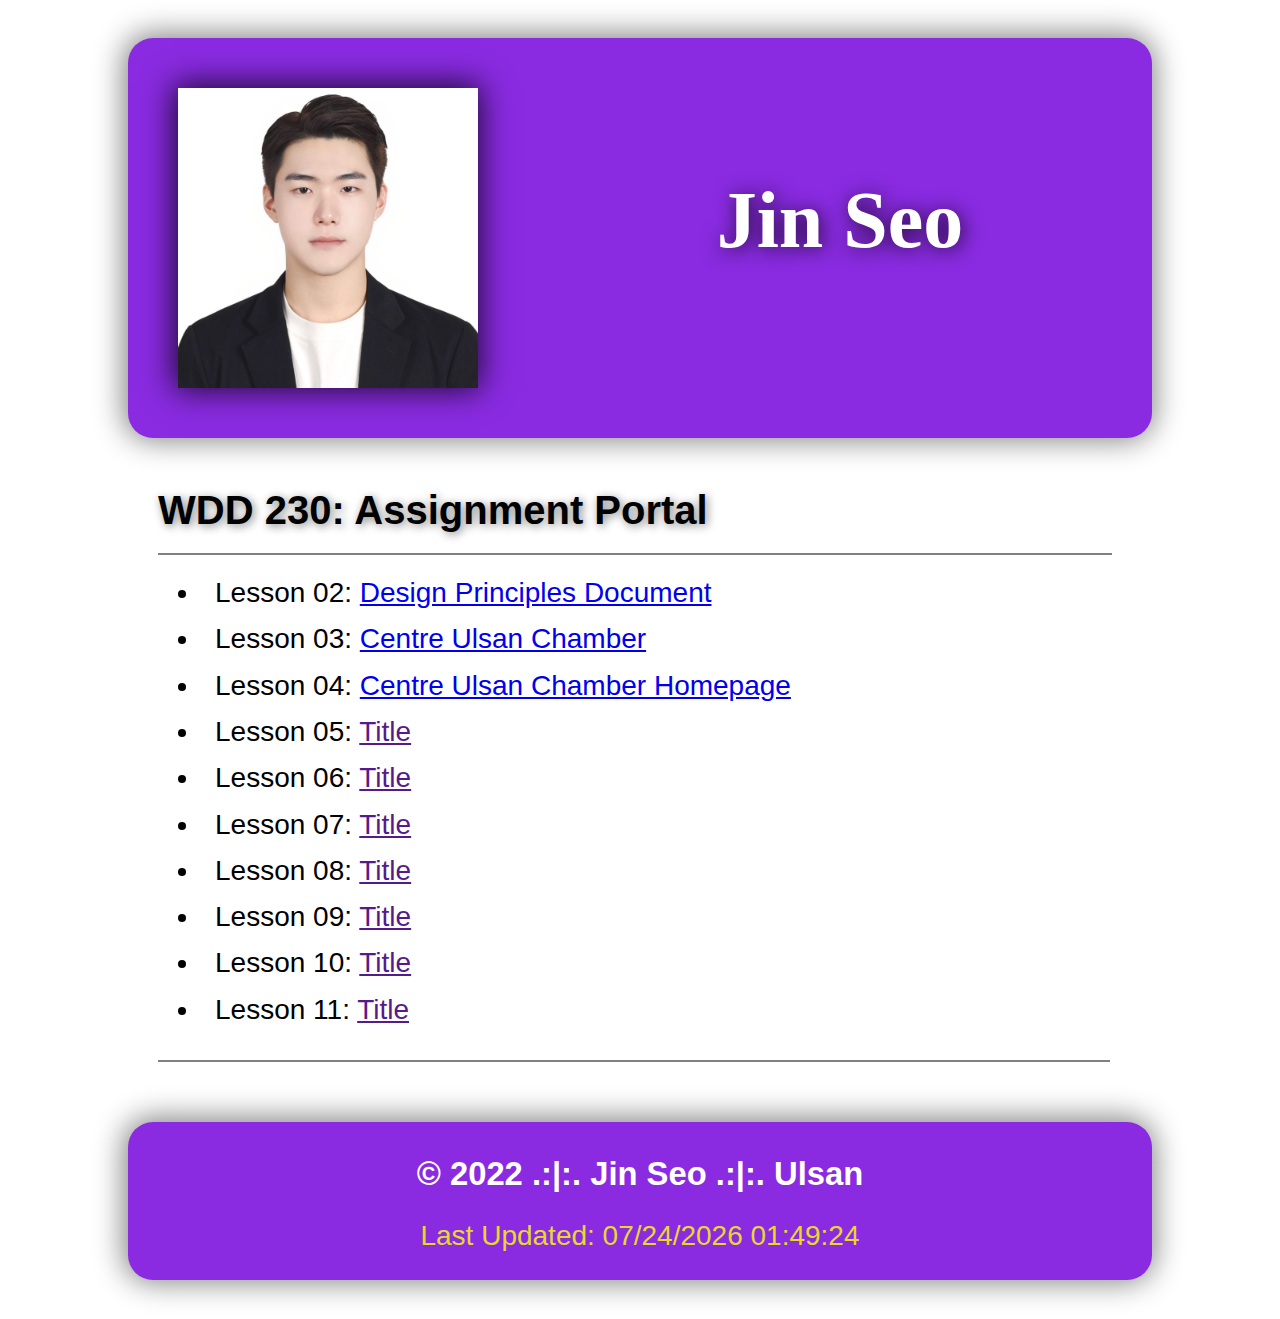
<file: index.html>
<!DOCTYPE html5>
<html lang="en">
<head>
    <meta charset="UTF-8">
    <meta http-equiv="X-UA-Compatible" content="IE=edge">
    <meta name="viewport" content="width=device-width, initial-scale=1.0">
    <meta name="description" content="Assignment portal for Jin Seo in WDD 230: Web Frontend Development at Brigham Young University - Idaho" />
    <title>Jin Seo Assignment Portal</title>
    <link rel="stylesheet" href="styles/style.css">
</head>
<body>
    <div id="content">
        <header class = "header-grid">
            <img class = "profilePic" src = "images/profilePic.jpg" alt = "Profile picture of myself.">
            <h1 class = "title">Jin Seo</h1>
        </header>
        <main class = "home-grid">
            <h1 id = "home-title">WDD 230: Assignment Portal</h1>
            <li id = "L2">Lesson 02: 
                <a href="lesson2/design-principles.html">Design Principles Document</a>
            </li>
            <li id = "L3">Lesson 03: 
                <a href="lesson3/index.html">Centre Ulsan Chamber</a>
            </li>
            <li id = "L4">Lesson 04: 
                <a href="chamber/index.html">Centre Ulsan Chamber Homepage</a>
            </li>
            <li id = "L5">Lesson 05: 
                <a href="">Title</a>
            </li>
            <li id = "L6">Lesson 06: 
                <a href="">Title</a>
            </li>
            <li id = "L7">Lesson 07: 
                <a href="">Title</a>
            </li>
            <li id = "L8">Lesson 08: 
                <a href="">Title</a>
            </li>
            <li id = "L9">Lesson 09: 
                <a href="">Title</a>
            </li>
            <li id = "L10">Lesson 10: 
                <a href="">Title</a>
            </li>
            <li id = "L11">Lesson 11: 
                <a href="">Title</a>
            </li>
        </main>
        <footer>
            <h3>&copy; 2022 .:|:. Jin Seo .:|:. Ulsan</h3>
            <p class = "lastUp">Last Updated: <a class = "lastUp" id = "lastMod"></a></p>
        </footer>
    </div>
    <script src="scripts/main.js"></script>
</body>
</html>
</file>
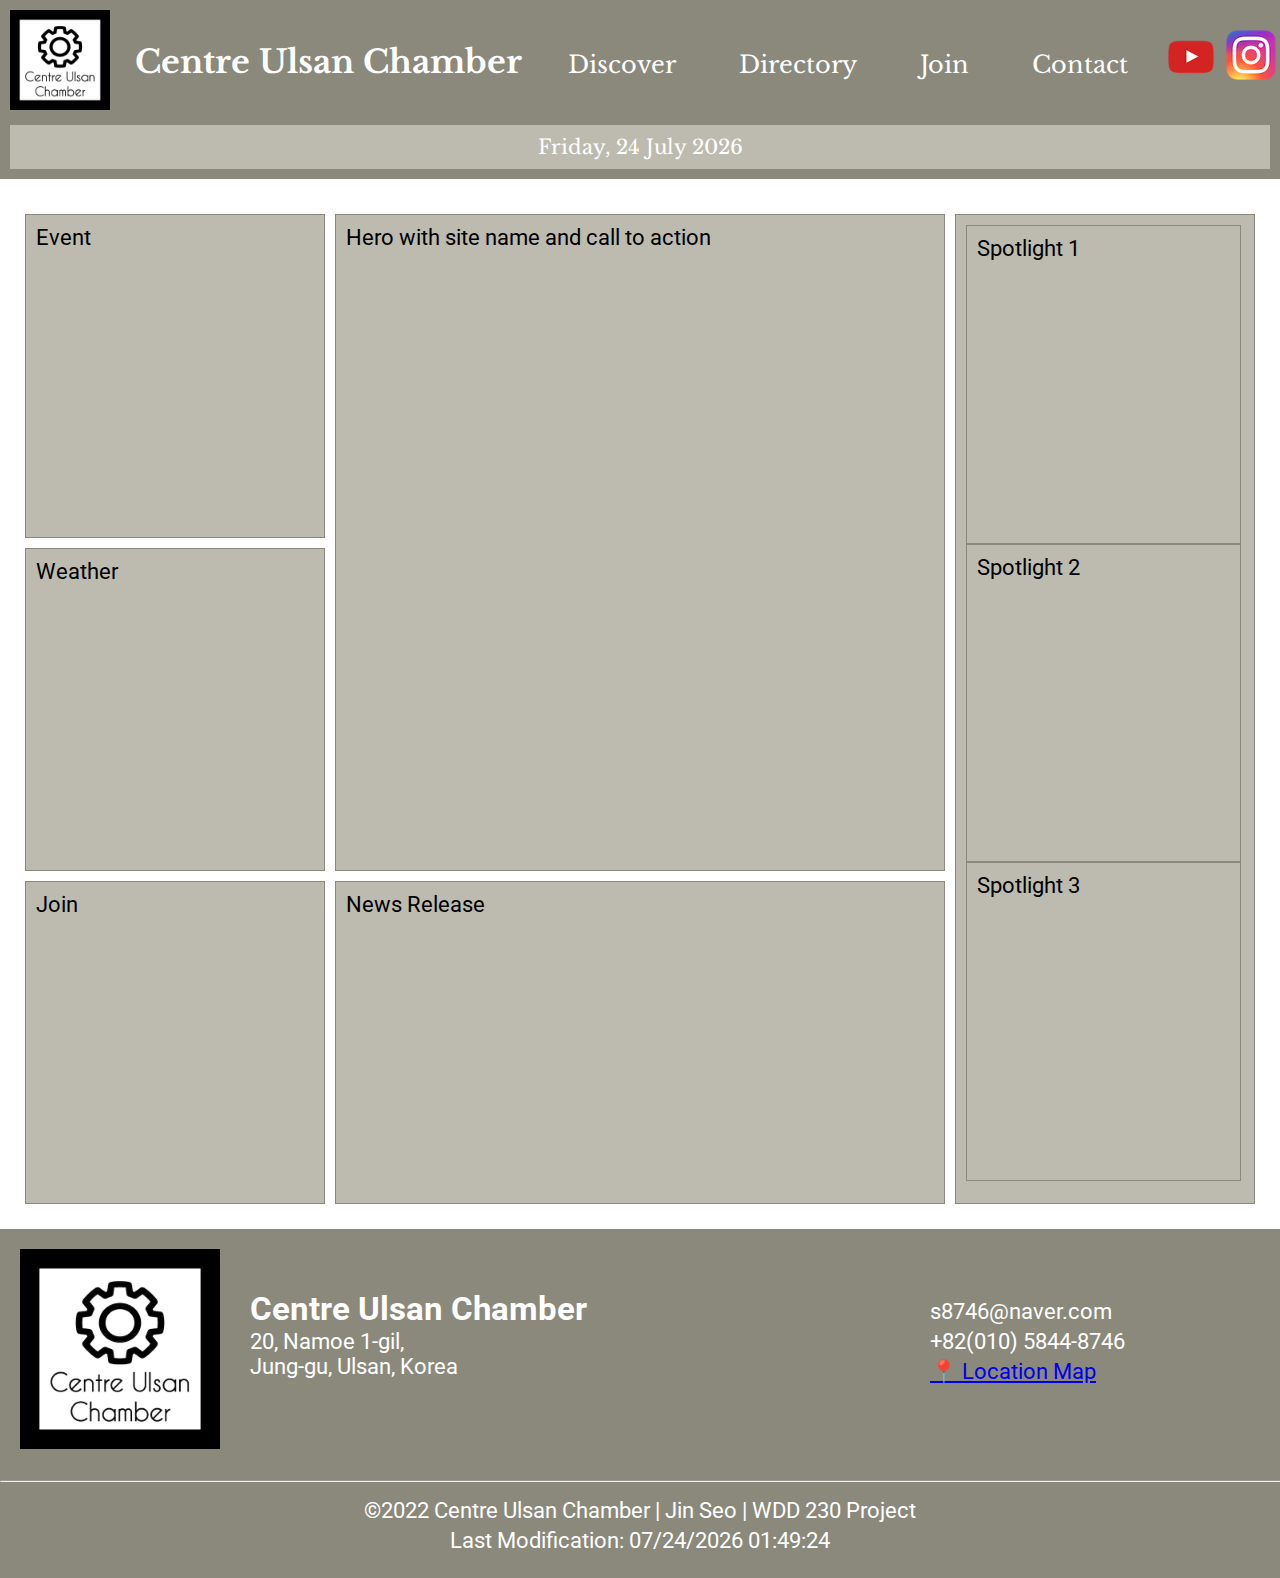
<file: chamber/index.html>
<!DOCTYPE html>
<html lang="en">
<head>
    <meta charset="UTF-8">
    <meta http-equiv="X-UA-Compatible" content="IE=edge">
    <meta name="viewport" content="width=device-width, initial-scale=1.0">
    <title>Centre Ulsan Chamber</title>
    <link rel="stylesheet" href="styles/base.css">
    <link rel="stylesheet" href="styles/medium.css">
    <link rel="stylesheet" href="styles/large.css">
    <link href="https://fonts.googleapis.com/css2?family=Libre+Baskerville&family=Playfair+Display&family=Poppins&family=Roboto&display=swap" rel="stylesheet">
</head>
<body>
    <div id="content">
        <header>
            <a id="logo-link" href="index.html">
                <img id="header-logo" src="images/logo.png" alt="logo of CUC">
            </a>
            <h1>Centre Ulsan Chamber</h1>
            <nav id="menu">
                <ul class="navigation">
                    <li>
                        <a class="ham" href="#">
                            <img id="menu-icon" src="images/menu.png" alt="menu icon">
                        </a>
                    </li>
                    <li class="a"><a href="#">Discover</a></li>
                    <li class="a"><a href="#">Directory</a></li>
                    <li class="a"><a href="#">Join</a></li>
                    <li class="a"><a href="#">Contact</a></li>
                </ul>
            </nav>
            <a id="youtube-link" href="https://youtube.com">
                <img id="youtube" src="images/youtube.png" alt="youtube logo">
            </a>
            <a id="insta-link" href="https://instagram.com">
                <img id="instagram" src="images/instagram.png" alt="instagram logo">
            </a>
            <div class="date"></div>
        </header>
        <main>
            <section class="hero">
                <p>Hero with site name and call to action</p>
            </section>
            <section class="event">
                <p>Event</p>
            </section>
            <section class="weather">
                <p>Weather</p>
            </section>
            <section class="news">
                <p>News Release</p>
            </section>
            <section class="join">
                <p>Join</p>
            </section>
            <section class="spotlight">
                <p id="sp1">Spotlight 1</p>
                <p id="sp2">Spotlight 2</p>
                <p id="sp3">Spotlight 3</p>
            </section>
        </main>
        <footer>
            <img id="footer-logo" src="images/logo.png" alt="logo of CUC">
            <h2 id="footer-title">Centre Ulsan Chamber</h2>
            <p id="address">20, Namoe 1-gil,<br>Jung-gu, Ulsan, Korea</p>
            <p class="contact" id="a">s8746@naver.com</p>
            <p class="contact" id="b">+82(010) 5844-8746</p>
            <a class="contact" id="c" href="#">📍 Location Map</a>
            <hr>
            <div class="base-footer">
                <p id="extra">&copy;2022 Centre Ulsan Chamber</p>
                <p class="hide">Jin Seo</p>
                <p class="hide">WDD 230 Project</p>
                <p id = "lastMod"></p>
            </div>
        </footer>
    </div>
    <script src="scripts/main.js"></script>
</body>
</html>
</file>
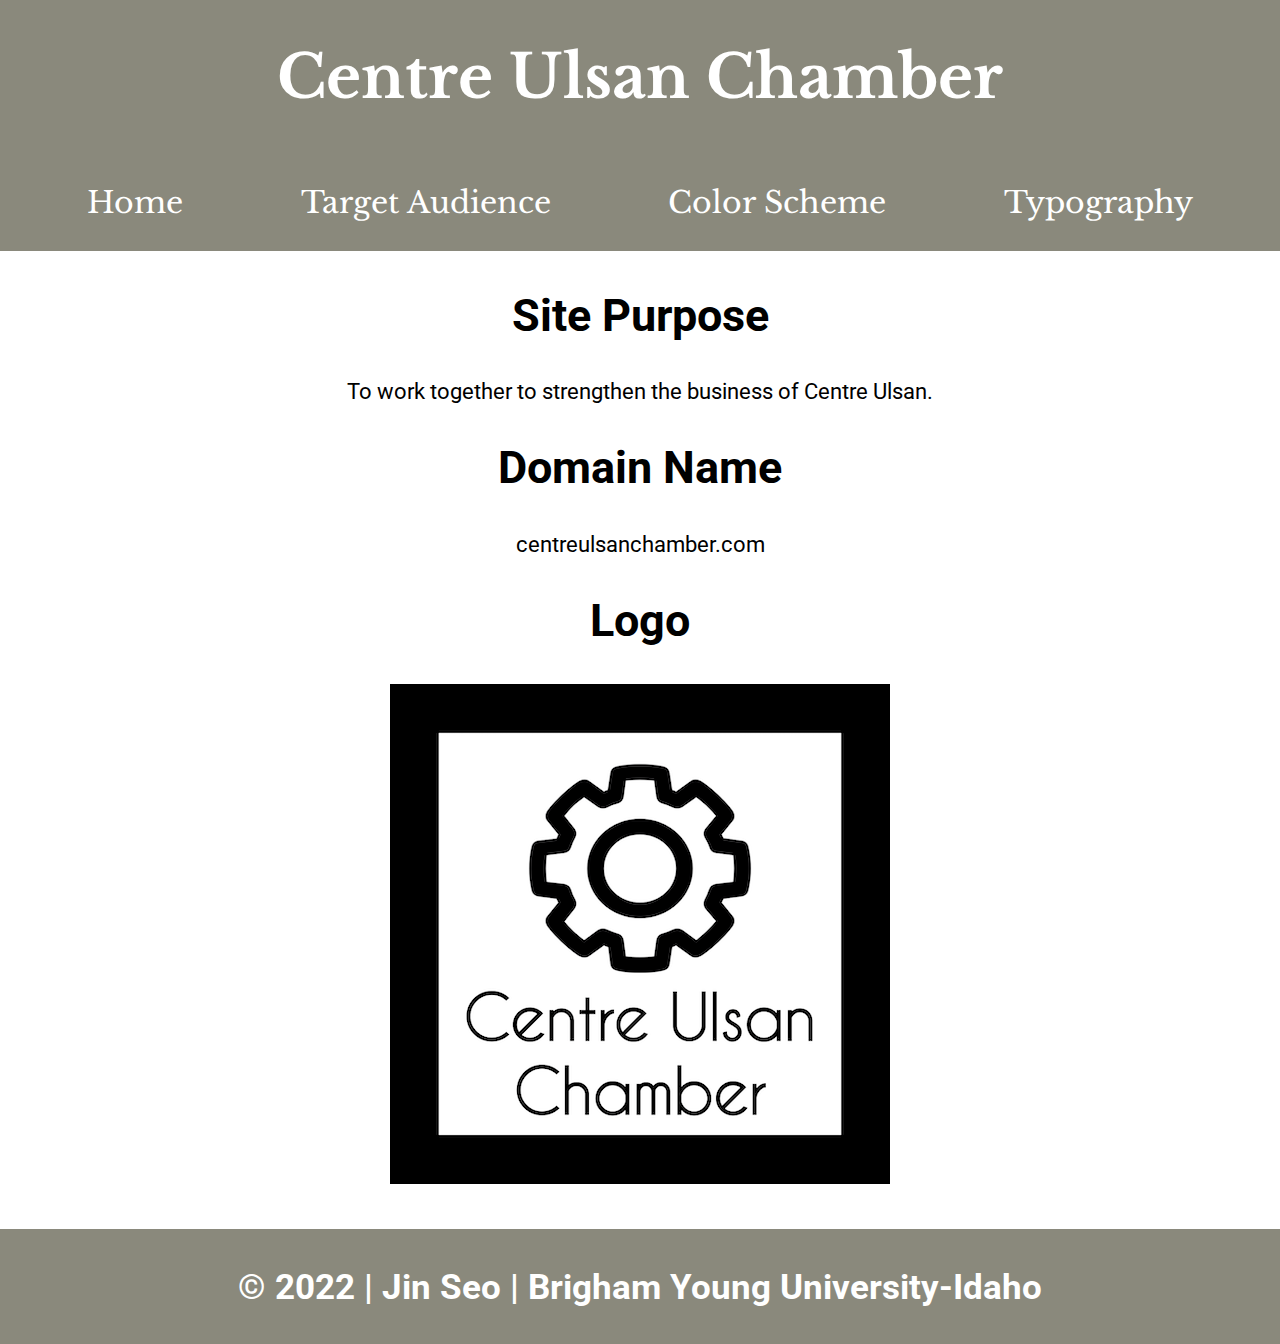
<file: lesson3/index.html>
<!DOCTYPE html>
<html lang="en">
<head>
    <meta charset="UTF-8">
    <meta http-equiv="X-UA-Compatible" content="IE=edge">
    <meta name="viewport" content="width=device-width, initial-scale=1.0">
    <title>Centre Ulsan Chamber</title>
    <link rel="stylesheet" href="styles/style.css">
    <link href="https://fonts.googleapis.com/css2?family=Libre+Baskerville&family=Playfair+Display&family=Poppins&family=Roboto&display=swap" rel="stylesheet">
</head>
<body>
    <div id="content">
        <header>
            <h1>Centre Ulsan Chamber</h1>
            <nav>
                <a href="index.html">Home</a>
                <a href="target-audience.html">Target Audience</a>
                <a href="color-scheme.html">Color Scheme</a>
                <a href="typography.html">Typography</a>
            </nav>
        </header>
        <main>
            <h2>Site Purpose</h2>
            <p>To work together to strengthen the business of Centre Ulsan.</p>
            <h2>Domain Name</h2>
            <p>centreulsanchamber.com</p>
            <h2>Logo</h2>
            <img id="logo" src="images/logo.png" alt="logo of Centre Ulsan Chamber">
        </main>
        <footer>
            <h3>&copy; 2022 | Jin Seo | Brigham Young University-Idaho</h3>
        </footer>
    </div>
</body>
</html>
</file>
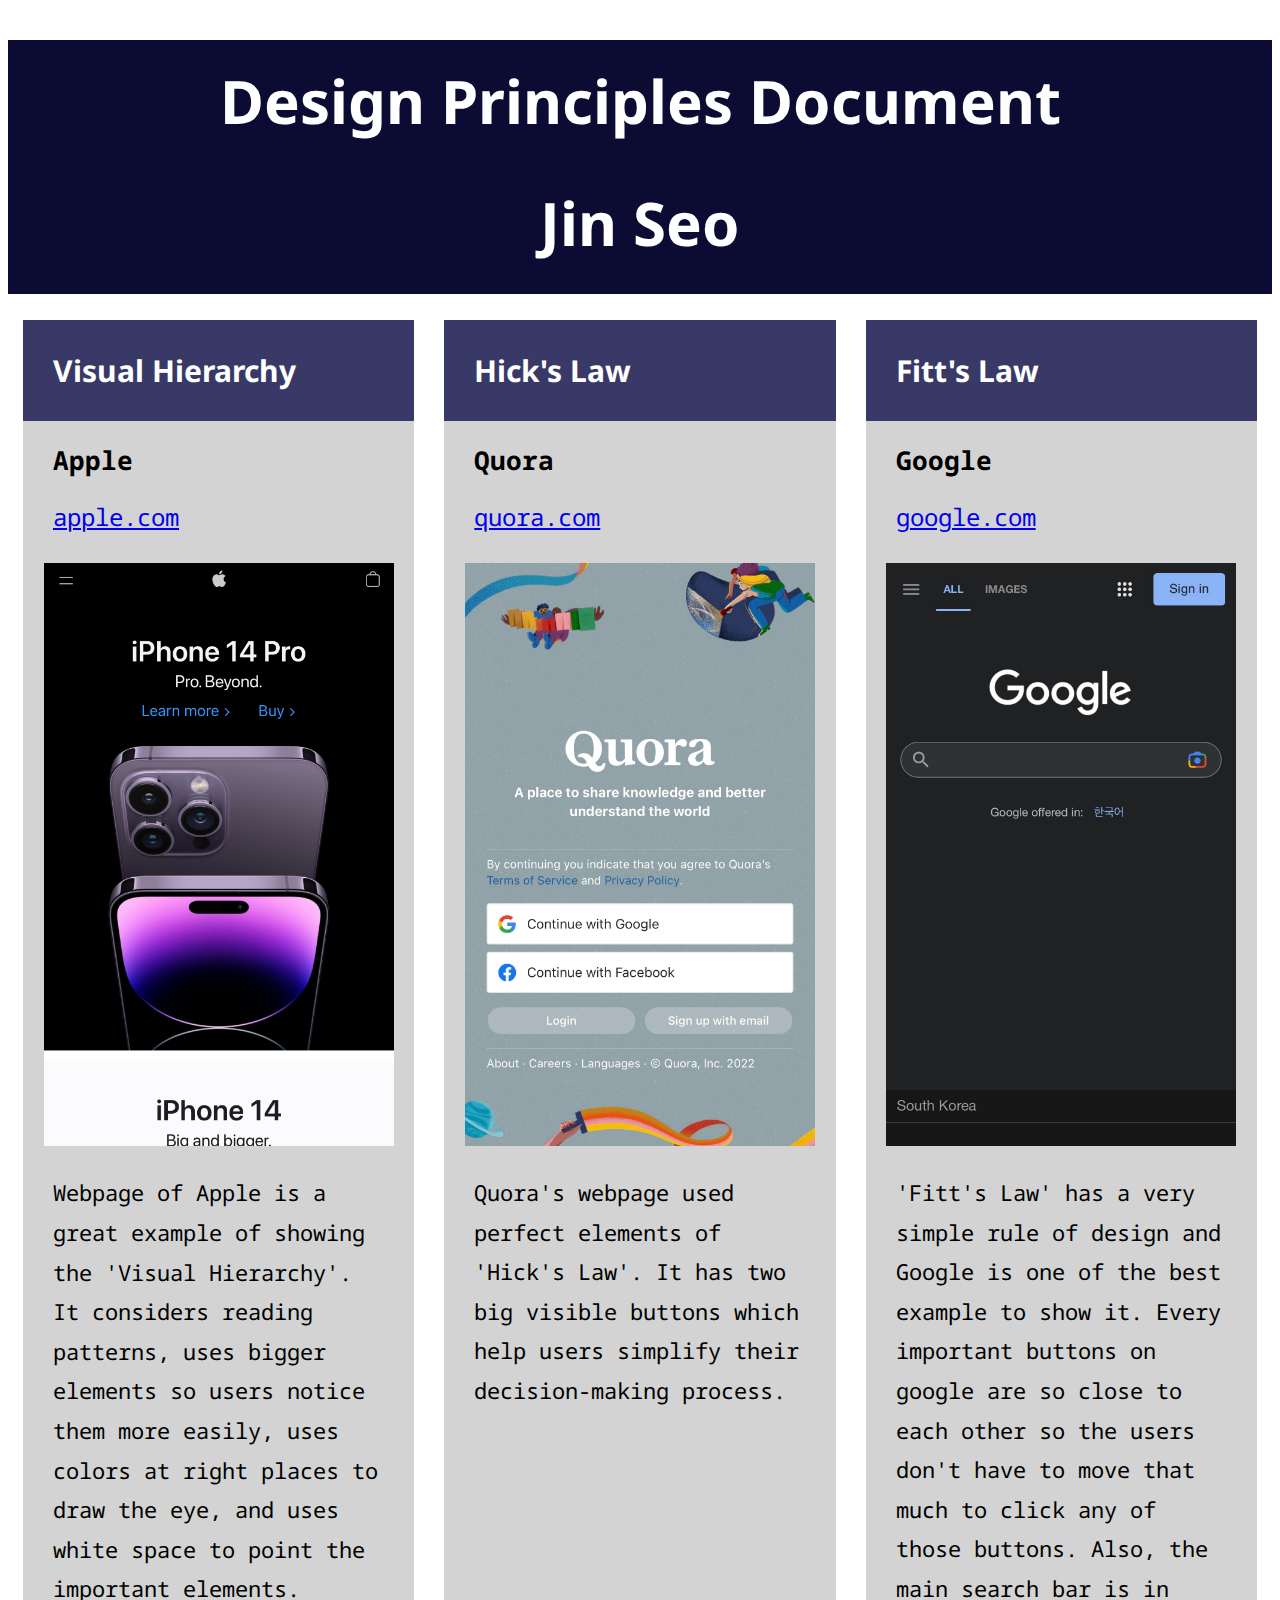
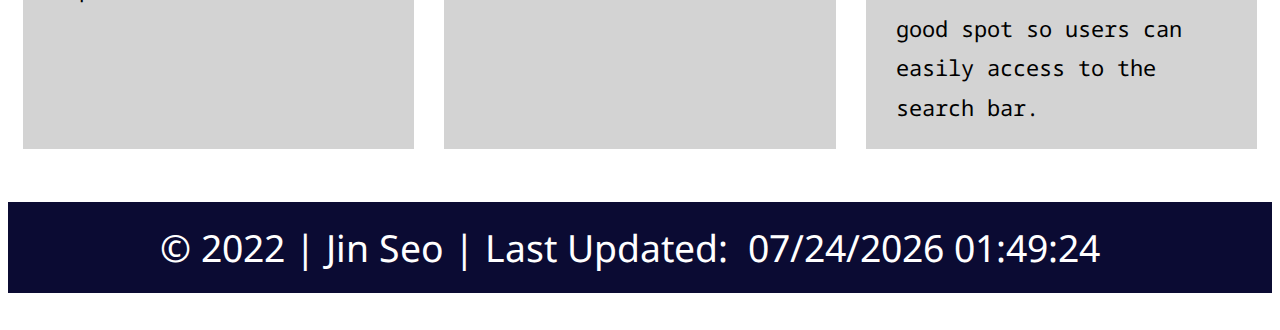
<file: lesson2/design-principles.html>
<!DOCTYPE html>
<html lang="en">
<head>
    <meta charset="UTF-8">
    <meta http-equiv="X-UA-Compatible" content="IE=edge">
    <meta name="viewport" content="width=device-width, initial-scale=1.0">
    <title>Design Principles Document</title>
    <link rel="stylesheet" href="styles/style.css"> 
    <link href="https://fonts.googleapis.com/css2?family=Inter+Tight:wght@300&family=Noto+Sans&family=Noto+Sans+Mono:wght@300&family=PT+Sans&display=swap" rel="stylesheet">
</head>
<body>
    <div id="content">
        <header class="header-grid">
            <h1 class="title">Design Principles Document</h1>
            <h1 class="name">Jin Seo</h1>
        </header>
        <main class="home-grid">
            <section class="card" id="vh">
                <h1 class="design-principle">Visual Hierarchy</h1>
                <h2 class="webpage-name">Apple</h2>
                <a class="link" href="https://apple.com">apple.com</a>
                <div class="webpage">
                    <img id="apple" src="images/apple.jpeg" alt="Apple's webpage">
                </div>
                <p class="desc">Webpage of Apple is a great example of showing the 'Visual Hierarchy'. It considers reading patterns,
                    uses bigger elements so users notice them more easily, uses colors at right places to draw the eye,
                    and uses white space to point the important elements.</p>
            </section>
            <section class="card" id="hl">
                <h1 class="design-principle">Hick's Law</h1>
                <h2 class="webpage-name">Quora</h2>
                <a class="link" href="https://quora.com">quora.com</a>
                <div class="webpage">
                    <img id="quora" src="images/quora.jpeg" alt="Quora's webpage">
                </div>
                <p class="desc">Quora's webpage used perfect elements of 'Hick's Law'. It has two big visible buttons which help users
                    simplify their decision-making process.</p>
            </section>
            <section class="card" id="fl">
                <h1 class="design-principle">Fitt's Law</h1>
                <h2 class="webpage-name">Google</h2>
                <a class="link" href="https://google.com">google.com</a>
                <div class="webpage">
                    <img id="google" src="images/google.jpeg" alt="Google's webpage">
                </div>
                <p class="desc">'Fitt's Law' has a very simple rule of design and Google is one of the best example to show it. Every
                    important buttons on google are so close to each other so the users don't have to move that much to click
                    any of those buttons. Also, the main search bar is in good spot so users can easily access to the search bar.
                </p>
            </section>
        </main>
        <footer>
            <p class = "lastUp">&copy; 2022 | Jin Seo | Last Updated:<a class = "lastUp" id = "lastMod"></a></p>
        </footer>
    </div>
    <script src="scripts/main.js"></script>
</body>
</html>
</file>
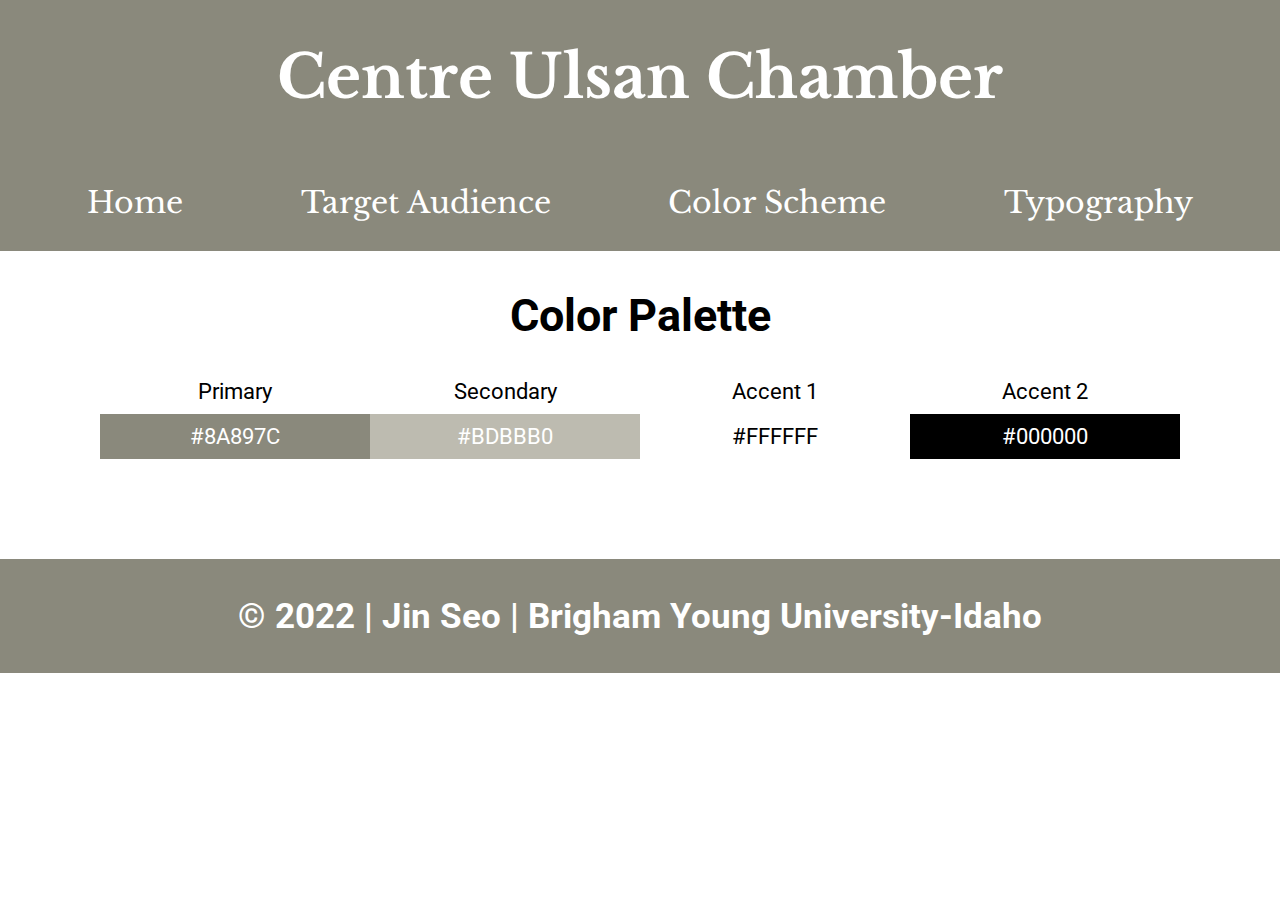
<file: lesson3/color-scheme.html>
<!DOCTYPE html>
<html lang="en">
<head>
    <meta charset="UTF-8">
    <meta http-equiv="X-UA-Compatible" content="IE=edge">
    <meta name="viewport" content="width=device-width, initial-scale=1.0">
    <title>Color Scheme</title>
    <link rel="stylesheet" href="styles/style.css">
    <link href="https://fonts.googleapis.com/css2?family=Libre+Baskerville&family=Playfair+Display&family=Poppins&family=Roboto&display=swap" rel="stylesheet">
</head>
<body>
    <div id="content">
        <header>
            <h1>Centre Ulsan Chamber</h1>
            <nav>
                <a href="index.html">Home</a>
                <a href="target-audience.html">Target Audience</a>
                <a href="color-scheme.html">Color Scheme</a>
                <a href="typography.html">Typography</a>
            </nav>
        </header>
        <main>
            <h2>Color Palette</h2>
            <div class="elements">
                <a>Primary</a>
                <a>Secondary</a>
                <a>Accent 1</a>
                <a>Accent 2</a>
                <a id="p">#8A897C</a>
                <a id="s">#BDBBB0</a>
                <a id="a1">#FFFFFF</a>
                <a id="a2">#000000</a>
            </div>
        </main>
        <footer>
            <h3>&copy; 2022 | Jin Seo | Brigham Young University-Idaho</h3>
        </footer>
    </div>
</body>
</html>
</file>
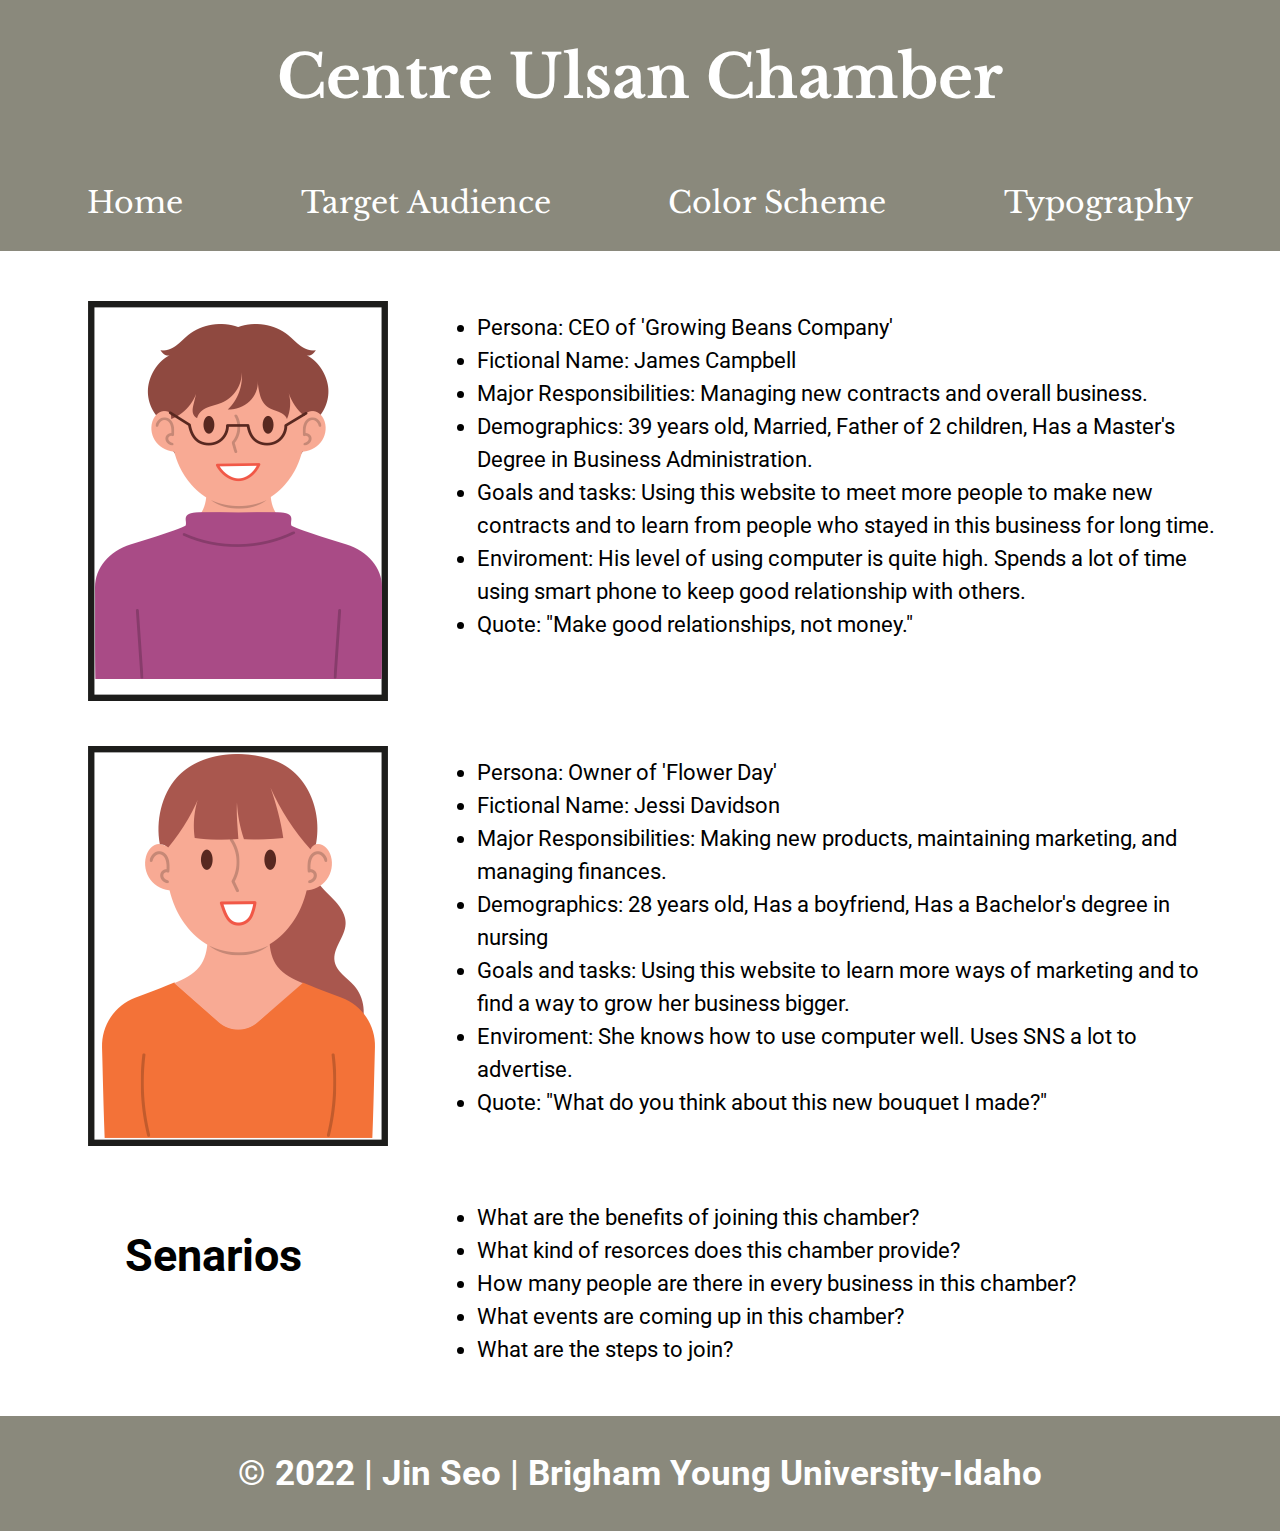
<file: lesson3/target-audience.html>
<!DOCTYPE html>
<html lang="en">
<head>
    <meta charset="UTF-8">
    <meta http-equiv="X-UA-Compatible" content="IE=edge">
    <meta name="viewport" content="width=device-width, initial-scale=1.0">
    <title>Target Audience</title>
    <link rel="stylesheet" href="styles/style.css">
    <link href="https://fonts.googleapis.com/css2?family=Libre+Baskerville&family=Playfair+Display&family=Poppins&family=Roboto&display=swap" rel="stylesheet">
</head>
<body>
    <div id="content">
        <header>
            <h1>Centre Ulsan Chamber</h1>
            <nav>
                <a href="index.html">Home</a>
                <a href="target-audience.html">Target Audience</a>
                <a href="color-scheme.html">Color Scheme</a>
                <a href="typography.html">Typography</a>
            </nav>
        </header>
        <main>
            <div id="grid">
                <div class="img">
                    <img id="person1" src="images/person1.png" alt="image of person 1">
                </div>
                <div class="persona">
                    <li>Persona: CEO of 'Growing Beans Company'</li>
                    <li>Fictional Name: James Campbell</li>
                    <li>Major Responsibilities: Managing new contracts and overall business.</li>
                    <li>Demographics: 39 years old, Married, Father of 2 children, Has a Master's Degree in Business Administration.</li>
                    <li>Goals and tasks: Using this website to meet more people to make new contracts and to learn from people who stayed in this business for long time.</li>
                    <li>Enviroment: His level of using computer is quite high. Spends a lot of time using smart phone to keep good relationship with others.</li>
                    <li>Quote: "Make good relationships, not money."</li>
                </div>
                <div class="img">
                    <img id="person2" src="images/person2.png" alt="image of person 2">
                </div>
                <div class="persona">
                    <li>Persona: Owner of 'Flower Day'</li>
                    <li>Fictional Name: Jessi Davidson</li>
                    <li>Major Responsibilities: Making new products, maintaining marketing, and managing finances.</li>
                    <li>Demographics: 28 years old, Has a boyfriend, Has a Bachelor's degree in nursing</li>
                    <li>Goals and tasks: Using this website to learn more ways of marketing and to find a way to grow her business bigger.</li>
                    <li>Enviroment: She knows how to use computer well. Uses SNS a lot to advertise.</li>
                    <li>Quote: "What do you think about this new bouquet I made?"</li>
                </div>
                <h2>Senarios</h2>
                <div class="persona">
                    <li>What are the benefits of joining this chamber?</li>
                    <li>What kind of resorces does this chamber provide?</li>
                    <li>How many people are there in every business in this chamber?</li>
                    <li>What events are coming up in this chamber?</li>
                    <li>What are the steps to join?</li>
                </div>
            </div>
        </main>
        <footer>
            <h3>&copy; 2022 | Jin Seo | Brigham Young University-Idaho</h3>
        </footer>
    </div>
</body>
</html>
</file>
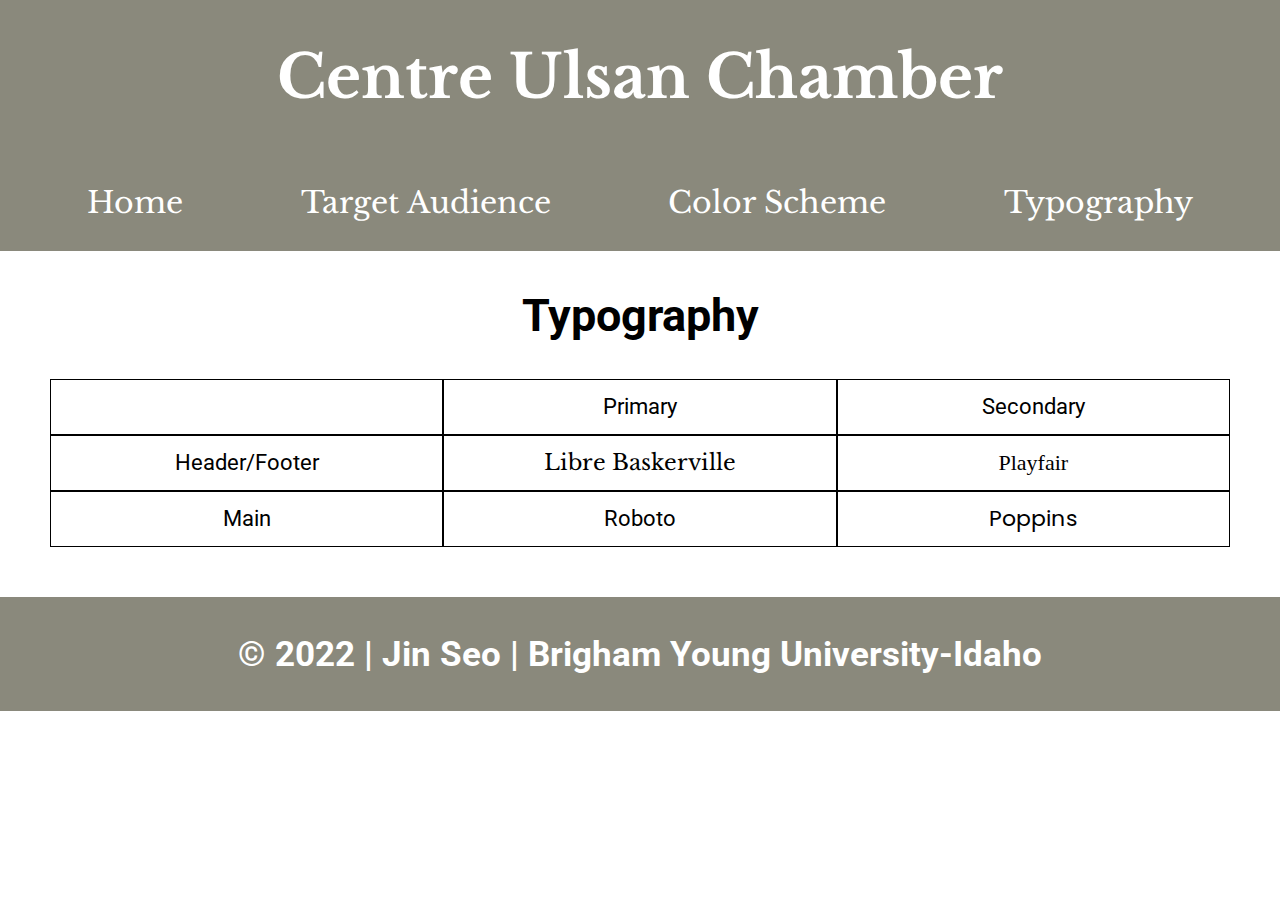
<file: lesson3/typography.html>
<!DOCTYPE html>
<html lang="en">
<head>
    <meta charset="UTF-8">
    <meta http-equiv="X-UA-Compatible" content="IE=edge">
    <meta name="viewport" content="width=device-width, initial-scale=1.0">
    <title>Typography</title>
    <link rel="stylesheet" href="styles/style.css">
    <link href="https://fonts.googleapis.com/css2?family=Libre+Baskerville&family=Playfair+Display&family=Poppins&family=Roboto&display=swap" rel="stylesheet">
</head>
<body>
    <div id="content">
        <header>
            <h1>Centre Ulsan Chamber</h1>
            <nav>
                <a href="index.html">Home</a>
                <a href="target-audience.html">Target Audience</a>
                <a href="color-scheme.html">Color Scheme</a>
                <a href="typography.html">Typography</a>
            </nav>
        </header>
        <main>
            <h2>Typography</h2>
            <div id="typo-grid">
                <a id="pri">Primary</a>
                <a id="sec">Secondary</a>
                <a id="hf">Header/Footer</a>
                <a id="lb">Libre Baskerville</a>
                <a id="pf">Playfair</a> 
                <a id="main">Main</a>
                <a id="ro">Roboto</a>
                <a id="pop">Poppins</a>
                <a id="none"></a>
            </div>
        </main>
        <footer>
            <h3>&copy; 2022 | Jin Seo | Brigham Young University-Idaho</h3>
        </footer>
    </div>
</body>
</html>
</file>
<file: styles/style.css>
#content {
    max-width: 1600px;
    margin: 0 auto;
}

body {
    background-color: #FFFFFF;
    font-family: Verdana, Helvetica, Tahoma;
    font-size: 28px;
    margin: 0;
    padding: 0;
}

header {
    margin-left: 10%;
    margin-right: 10%;
    margin-top: 3%;
    background-color: blueviolet;
    border-radius: 25px;
    box-shadow: -1px -1px 30px 3px gray;
    display: grid;
    grid-template-columns: 400px 1fr;
    font-family: Georgia;
    font-size: 40px;
}

.profilePic {
    box-shadow: -1px -1px 30px 3px rgba(0, 0, 0, 0.809);
    width: 300px;
    grid-column: 1;
    margin: 50px;
}

.title {
    color: #FFFFFF;
    text-align: center;
    position: relative;
    top: 50%;
    transform: translateY(-40%);
    text-shadow: 2px 2px 20px rgba(0, 0, 0, 0.809);
    grid-column: 2/3;
}

main {
    display: grid;
    grid-template-rows: 3fr repeat(10, 1fr);
    margin-left: 10%;
    margin-right: 10%;

}

#home-title {
    text-shadow: 2px 2px 10px gray;
    margin-left: 30px;
    margin-top: 50px;
    font-size: 40px;
}

#home-title::after{
    content: "";
    display: block;
    width: 96%;
    border-bottom: 2px solid gray;
    margin: 20px 0px;
    margin-bottom: -5px;
}

li {
    margin-left: 50px;
    list-style-type: disc;
}

main::after {
    content: "";
    display: block;
    width: 93%;
    border-bottom: 2px solid gray;
    margin: 20px 30px;
}

footer {
    display: grid;
    margin-top: 40px;
    margin-left: 10%;
    margin-right: 10%;
    margin-bottom: 3%;
    background-color: blueviolet;
    border-radius: 25px;
    box-shadow: -1px -1px 30px 3px gray;
    color: #FFFFFF;
    text-align: center;
}

.lastUp {
    color: rgba(255, 255, 0, 0.818);
    margin-top: -5px;
}
</file>
<file: chamber/styles/base.css>
body {
    background-color: #FFFFFF;
    font-family: "Roboto", "Poppins";
    font-size: 22px;
    margin: 0;
    padding: 0;
}

#content {
    min-width: 768px;
    max-width: 1600px;
    margin: 0 auto;
}

header {
    font-family: "Libre Baskerville", "Playfair Display";
    display: grid;
    grid-template-columns: 120px 1fr 60px 60px 102.56px;
    top: 0;
    width: 100%;
    background-color: #8A897C;
    color: white;
    text-align: center;
    font-size: 11pt;
    margin-bottom: 30px;
}

#header-logo {
    margin-top: 10px;
    width: 100px;
    grid-column: 1/2;
    grid-row: 1/2;
}

h1 {
    line-height: 2;
    grid-column: 2/3;
    text-align:center;
}

#youtube-link, #youtube {
    margin-top: 7px;
    margin-left: 3px;
    grid-column: 3/4;
    grid-row: 1/2;
    width: 50px;
}

#insta-link, #instagram {
    margin-top: 8px;
    margin-left: 3px;
    grid-column: 4/5;
    grid-row: 1/2;
    width: 50px;
}

#menu {
    grid-column: 5/6;
    background-color: #8A897C;
}

.date {
    font-size: 15pt;
    margin: 10px;
    padding: 10px;
    grid-column: 1/6;
    grid-row: 2/3;
    background-color: #BDBBB0;
}

#menu-icon {
    width: 50px;
}

.navigation {
	list-style: none;
	padding: 0;
}

.navigation li:first-child {
	display: block;
}

.navigation li {
	display: none;
}

.navigation a {
    display: block;
}

.responsive{
    position: absolute;
}

.responsive li {
	display: block;
    padding: 15px;
    background-color: #BDBBB0;
}

.responsive li:hover {
    background-color: #8A897C;
}

.responsive li:first-child {
    background-color: #8A897C;
	padding: 0;
    padding-bottom: 10px;
}

.responsive a {
    text-decoration: none;
    color: #FFFFFF;
}

footer {
    margin-top: 20px;
    text-align: center;
    width: 100%;
    background-color: #8A897C;
    color: #FFFFFF;
}

#footer-logo {
    width: 200px;
    margin-top: 30px;
}

footer h2 {
    margin: 2px;
}

#address {
    margin-top: 0;
}

.base-footer p{
    margin: 5px;
}

.base-footer {
    padding-bottom:20px;
}

#lastMod::before {
    content: "Last Modification: ";
}

main {
    display: grid;
    grid-template-rows: repeat(4, 200px) 400px;
}

main section, #sp1, #sp2, #sp3 {
    background-color: #BDBBB0;
    border-style: solid;
    border-width: 1px;
    border-color: #8A897C;
    margin: 5px;
}

main section p, #sp1, #sp2, #sp3 {
    margin: 10px;
}

.join, #sp3 {
    display: none;
}

.spotlight p {
    height: 160px;
    padding: 10px;
}

#sp2 {
    margin-top: -10px;
}
</file>
<file: chamber/styles/medium.css>
@media only screen and (min-width: 835px) {
    main {
        display: grid;
        grid-template-rows: repeat(5, 1fr);
        grid-template-columns: repeat(3, 1fr);
    }

    .hero {
        grid-column: 1/4;
        grid-row: 1/2;
    }

    .news {
        grid-column: 1/4;
        grid-row: 2/3;
    }

    .spotlight {
        grid-column: 1/4;
        grid-row: 3/4;
        
    }

    .spotlight p {
        float: left;
        width: 45%;
    }

    #sp2 {
        margin-top: 10px;
        margin-left: -5px;
    }

    .join {
        display: block;
        grid-column: 1/4;
        grid-row: 4/5;
    }

    .event {
        grid-column: 1/3;
        grid-row: 5/6;
    }

    .weather {
        grid-column: 3/4;
        grid-row: 5/6;
    }

    footer {
        display: grid;
        grid-template-columns: 230px 2fr 1fr;
        grid-template-rows: auto;
        text-align: left;
    }

    #footer-logo {
        grid-column: 1/2;
        grid-row: 1/2;
        margin: 20px;
    }

    #footer-title, #address {
        grid-column: 2/3;
        grid-row: 1/2;
        margin-left: 20px;
    }

    #footer-title {
        margin-top: 60px;
    }
    #address {
        margin-top: 100px;
    }

    .contact {
        grid-column: 3/4;
        grid-row: 1/2;
    }

    #a {
        margin-top: 70px;
    }
    
    #b {
        margin-top: 100px;
    }

    #c {
        margin-top: 130px;
    }

    .base-footer {
        grid-row: 3/4;
        grid-column: 1/4;
        text-align: center;
    }

    .hide {
        display: none;
    }

    #extra::after {
        content: "  |  Jin Seo  |  WDD 230 Project"
    }

    footer hr {
        grid-row: 2/3;
        grid-column: 1/4;
        width: 100%;
    }
}
</file>
<file: chamber/styles/large.css>
@media only screen and (min-width: 1200px) {
    header {
        grid-template-columns: 120px 2fr 3fr 60px 60px;
    }

    header h1 {
        font-size: 24pt;
        margin-top: 30px;
    }

    #youtube-link, #youtube {
        grid-column: 4/5;
        margin-top: 16px;
    }

    #insta-link, #instagram {
        grid-column: 5/6;
        margin-top: 15px;
    }

    #menu {
        grid-column: 3/4;
    }

    .navigation {
		display: flex;
	}

	.navigation li {
		display: block;
		flex: 1 1 auto;
	}

	.navigation a {
		text-align: center;
        text-decoration-line: none;
        color: white;
        font-size: 18pt;
        margin-top: 35px;
	}

	.navigation li:first-child {
		display: none;
	}

    main {
        height: 1000px;
        margin-left: 20px;
        margin-right: 20px;
        display: grid;
        grid-template-columns: 1fr 2fr 1fr;
        grid-template-rows: repeat(3, 1fr);
    }

    .hero {
        grid-column: 2/3;
        grid-row: 1/3;
    }

    .news {
        grid-column: 2/3;
        grid-row: 3/4;
    }

    .spotlight {
        grid-column: 3/4;
        grid-row: 1/4;
        
    }

    .spotlight p {
        height: 30%;
        width: 85%;
    }

    #sp3 {
        display: block;
    }
    #sp2 {
        margin-top: -10px;
        margin-left: 10px;
    }

    #sp3 {
        margin-top: -10px;
    }

    .join {
        grid-column: 1/2;
        grid-row: 3/4;
    }

    .event {
        grid-column: 1/2;
        grid-row: 1/2;
    }

    .weather {
        grid-column: 1/2;
        grid-row: 2/3;
    }

}
</file>
<file: lesson3/styles/style.css>
body {
    background-color: #FFFFFF;
    font-family: "Roboto", "Poppins";
    font-size: 22px;
    margin: 0;
    padding: 0;
}

#content {
    max-width: 1600px;
    margin: 0 auto;
}

header {
    font-family: "Libre Baskerville", "Playfair Display";
    display: grid;
    top: 0;
    width: 100%;
    background-color: #8A897C;
    color: white;
    text-align: center;
    font-size: 30px;
}

nav {
    display: flex;
    justify-content: space-evenly;
    align-items: center;
}

nav a {
    color: white;
    text-decoration: none;
    padding: 30px;
}

nav a:hover {
    background-color: #BDBBB0;
}

main {
    text-align: center;
}

h2 {
    font-size: 45px;
}

img {
    margin-bottom: 40px;
}

footer {
    background-color: #8A897C;
    color: white;
    text-align: center;
    font-size: 30px;
    padding: 1px;
}

#grid{
    display: grid;
    grid-template-columns: 1fr 2fr;
    grid-template-rows: auto;
    margin-top: 50px;
}

.img {
    text-align: center;
    margin-left: 50px;
}

#person1{
    grid-column: 1/2;
    grid-row: 1/2;
    
}

#person2{
    grid-column: 1/2;
    grid-row: 2/3;
}

.persona {
    text-align: left;
    padding: 50px;
    padding-top: 10px;
    line-height: 1.5;
}

.elements {
    display: grid;
    grid-template-columns: repeat(4, 1fr);
    padding: 100px;
    padding-top: 0;
    
}

#p {
    background-color: #8A897C;
    margin-top: 10px;
    padding-top: 10px;
    padding-bottom: 10px;
    color: #FFFFFF;
}

#s{
    background-color: #BDBBB0;
    margin-top: 10px;
    padding-top: 10px;
    padding-bottom: 10px;
    color: #FFFFFF;
}

#a1 {
    background-color: #FFFFFF;
    margin-top: 10px;
    padding-top: 10px;
    padding-bottom: 10px;
}

#a2 {
    background-color: #000000;
    margin-top: 10px;
    padding-top: 10px;
    padding-bottom: 10px;
    color: #FFFFFF;
}

#typo-grid {
    display: grid;
    grid-template-columns: repeat(3, 1fr);
    grid-template-rows: repeat(3, 1fr);
    border-collapse: collapse;
    padding: 50px;
    padding-top: 0;
    line-height: 2;
}

#none {
    grid-column: 1/2;
    grid-row: 1/2;
    border: 1px solid #000000;
}

#pri {
    grid-column: 2/3;
    grid-row: 1/2;
    border: 1px solid #000000;
    padding: 5px;
}

#sec {
    grid-column: 3/4;
    grid-row: 1/2;
    border: 1px solid #000000;
    padding: 5px;
}

#hf {
    grid-column: 1/2;
    grid-row: 2/3;
    border: 1px solid #000000;
    padding: 5px;
}

#lb {
    grid-column: 2/3;
    grid-row: 2/3;
    border: 1px solid #000000;
    padding: 5px;
    font-family: "Libre Baskerville";
}

#pf {
    grid-column: 3/4;
    grid-row: 2/3;
    border: 1px solid #000000;
    padding: 5px;
    font-family: "Playfair";
}

#main {
    grid-column: 1/2;
    grid-row: 3/4;
    border: 1px solid #000000;
    padding: 5px;
}

#ro {
    grid-column: 2/3;
    grid-row: 3/4;
    border: 1px solid #000000;
    padding: 5px;
    font-family: "Roboto";
}

#pop {
    grid-column: 3/4;
    grid-row: 3/4;
    border: 1px solid #000000;
    padding: 5px;
    font-family: "Poppins";
}

@media only screen and (max-width: 992px) {
    nav {
        flex-direction: column;
    }
}
</file>
<file: lesson2/styles/style.css>
#content {
    max-width: 1600px;
    margin: 0 auto;
    font-family: "Noto Sans", "PT Sans";
}

header {
    width: 100%;
    background-color: rgb(11, 11, 51);
    color: #FFFFFF;
    text-align: center;
    font-size: 30px;
}

.title {
    padding-top: 20px;
}

.name {
    padding-bottom: 30px;
}

img {
    margin-top: 30px;
    width: 450px;
}

.webpage {
    text-align: center;
}

.card {
    background-color: lightgray;
    margin: 15px;
}

h2, .link, .desc {
    font-family: "Noto Sans Mono", "Inter Tight";
    margin-left: 30px;
}

.design-principle {
    font-size: 30px;
    color: #FFFFFF;
    background-color: rgb(57, 57, 104);
    padding: 30px;
    margin-top: -30px;
}

.link {
    font-size: 24px;
}

h2 {
    font-size: 26px;
}

.desc {
    font-size: 22px;
    line-height: 180%;
    margin-right: 30px;
}

footer {
    width: 100%;
    background-color: rgb(11, 11, 51);
    color: #FFFFFF;
    text-align: center;
    font-size: 28pt;
}

.lastUp {
    padding: 20px;
}

@media only screen and (max-width: 768px) {
    .home-grid {
        grid-template-columns: 1fr;
        grid-template-rows: repeat(3, 1fr);
    }

    .card {
        margin-bottom: 50px;
    }

    footer {
        margin-top: -20px;
    }
}

@media only screen and (min-width: 768px) {
    .home-grid {
        display: grid;
        grid-template-columns: 1fr 1fr;
        
    }

    img {
        width: 250px;
    }

    #vh {
        grid-column: 1/2;
        
    }

    #hl {
        grid-column: 2/3;
        
    }

    #fl {
        margin-top: 50px;
        grid-column: 1/3;
        
    }

    #google {
        width: 600px;
    }
}

@media only screen and (min-width: 992px) {
    .home-grid {
        display: grid;
        grid-template-columns: repeat(3, 1fr);
        grid-template-rows: 1fr;
    }

    img {
        width: 300px;
    }

    #vh {
        grid-column: auto;
        grid-row: auto;
    }

    #hl {
        grid-column: auto;
        grid-row: auto;
    }

    #fl {
        margin-top: 15px;
        grid-column: auto;
        grid-row: auto;
    }

    #google {
        width: 300px;
    }
}

@media only screen and (min-width: 1200px) {
    img {
        width: 350px;
    }

    #google {
        width: 350px;
    }
}
</file>
